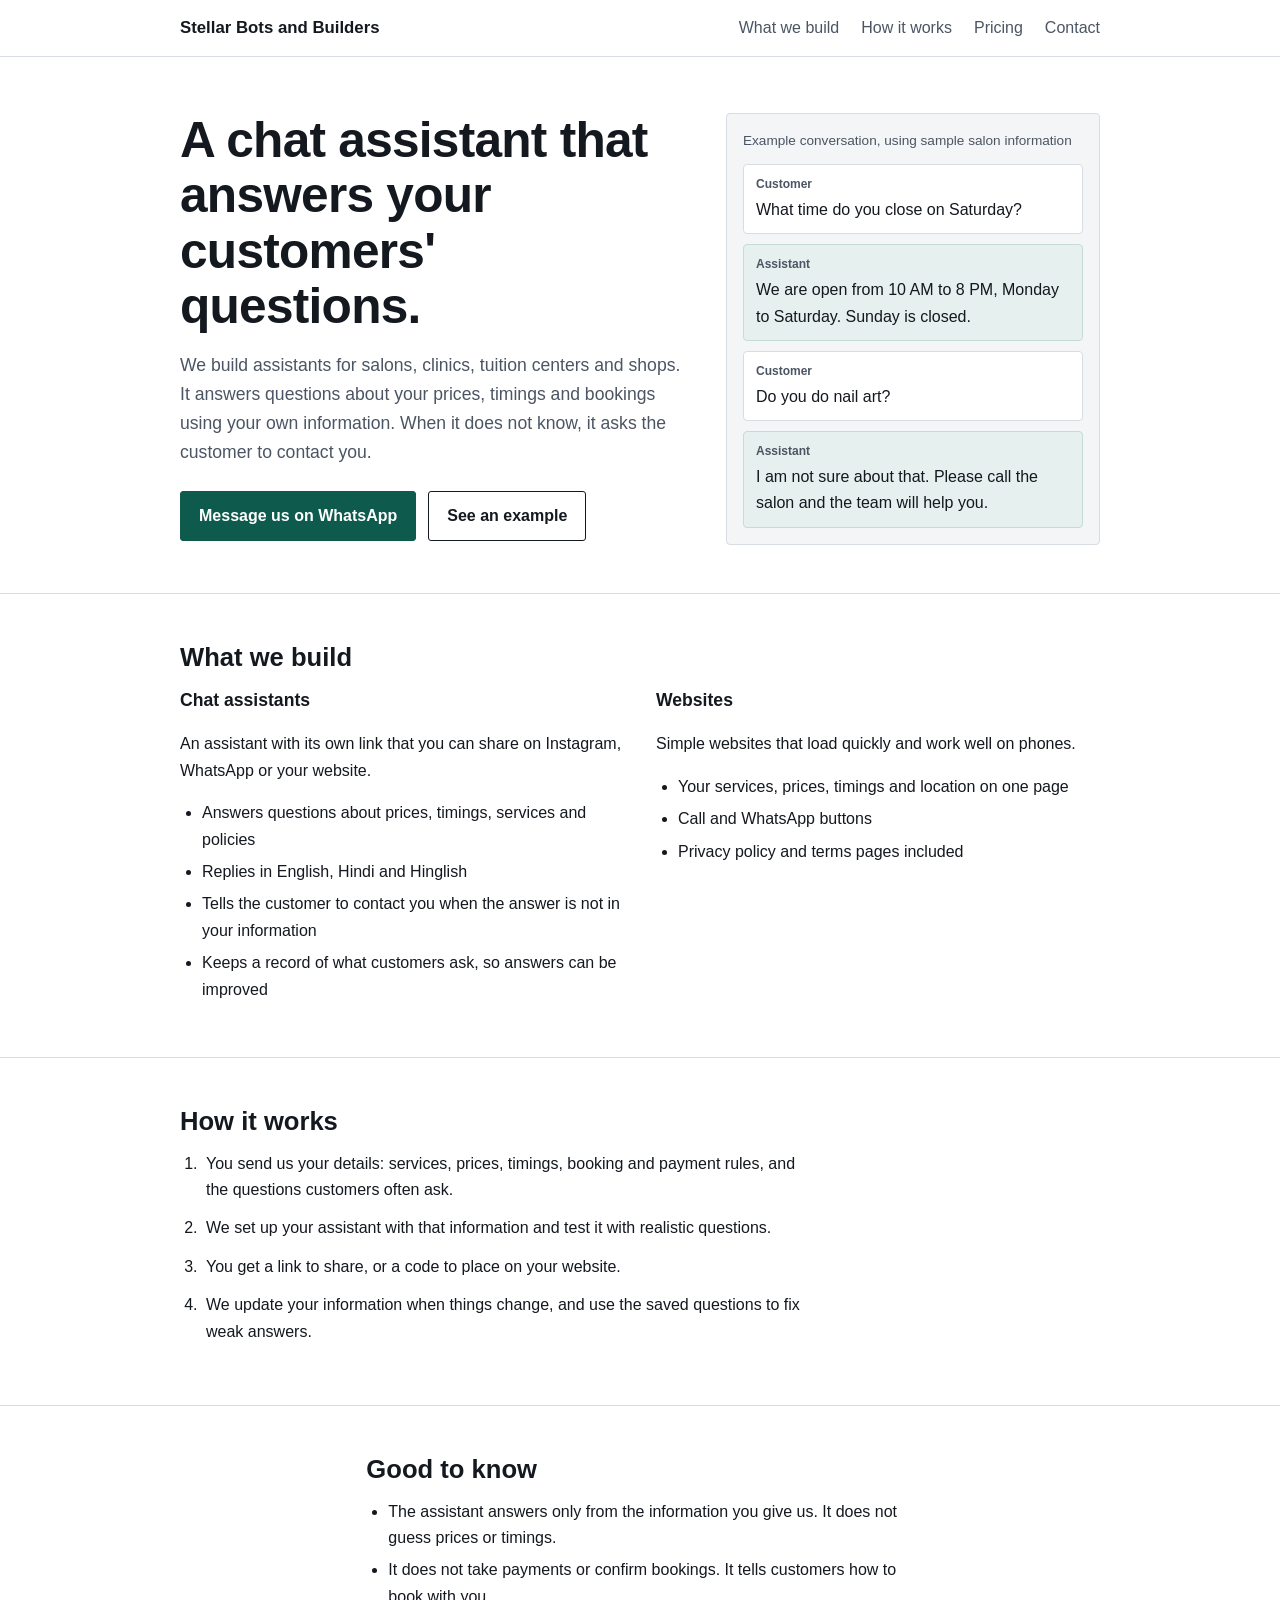
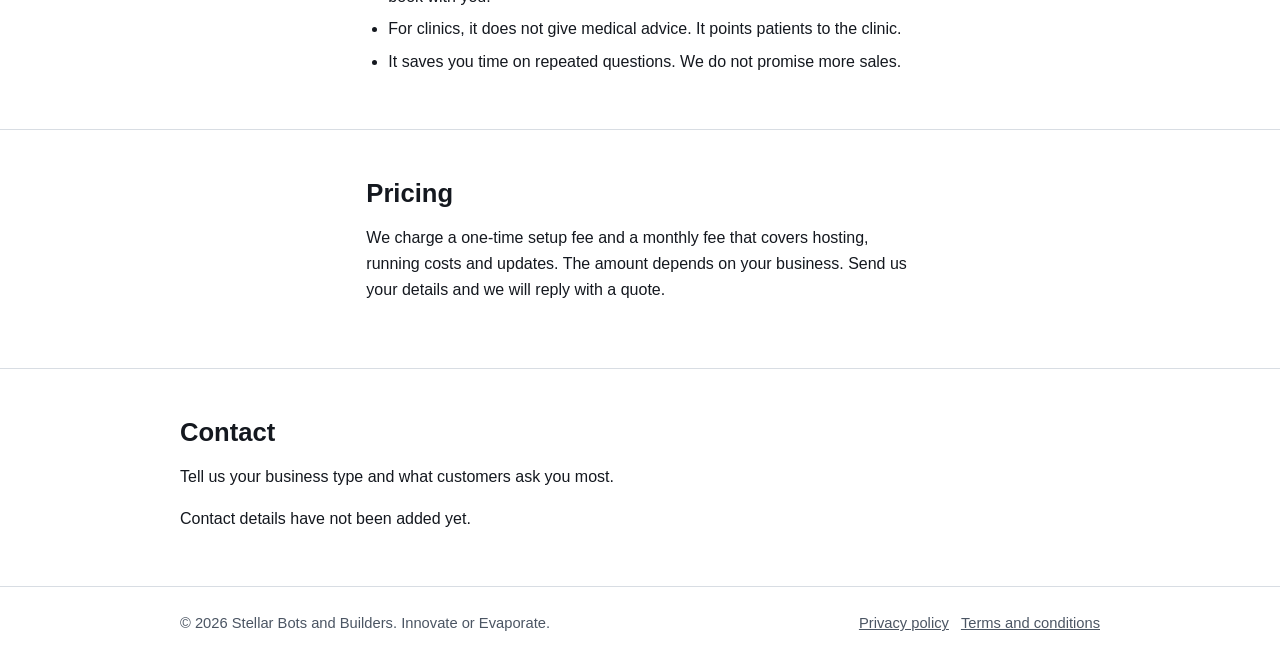
<file: index.html>
<!DOCTYPE html>
<html lang="en">
<head>
<meta charset="utf-8">
<meta name="viewport" content="width=device-width, initial-scale=1">
<title>Stellar Bots and Builders | Chat assistants for local businesses</title>
<meta name="description" content="Stellar Bots and Builders builds chat assistants and websites for local businesses. The assistant answers customers' questions about prices, timings and bookings from your own information.">
<link rel="icon" type="image/svg+xml" href="favicon.svg">
<link rel="stylesheet" href="style.css">
</head>
<body>
<a class="skip" href="#main">Skip to content</a>
<header class="top"><div class="wrap bar">
  <a class="brand" href="index.html">Stellar Bots and Builders</a>
  <nav aria-label="Main">
    <a href="#what">What we build</a>
    <a href="#how">How it works</a>
    <a href="#pricing">Pricing</a>
    <a href="#contact">Contact</a>
  </nav>
</div></header>

<main id="main">
<section class="hero"><div class="wrap hero-grid">
  <div>
    <h1>A chat assistant that answers your customers' questions.</h1>
    <p class="lead">We build assistants for salons, clinics, tuition centers and shops. It answers questions about your prices, timings and bookings using your own information. When it does not know, it asks the customer to contact you.</p>
    <div class="actions">
      <a class="btn primary js-wa" href="#contact">Message us on WhatsApp</a>
      <a class="btn" href="#example">See an example</a>
    </div>
  </div>
  <figure class="chat" id="example">
    <figcaption>Example conversation, using sample salon information</figcaption>
    <p><span>Customer</span>What time do you close on Saturday?</p>
    <p class="bot"><span>Assistant</span>We are open from 10 AM to 8 PM, Monday to Saturday. Sunday is closed.</p>
    <p><span>Customer</span>Do you do nail art?</p>
    <p class="bot"><span>Assistant</span>I am not sure about that. Please call the salon and the team will help you.</p>
  </figure>
</div></section>

<section class="block" id="what"><div class="wrap">
  <h2>What we build</h2>
  <div class="two">
    <div>
      <h3>Chat assistants</h3>
      <p>An assistant with its own link that you can share on Instagram, WhatsApp or your website.</p>
      <ul>
        <li>Answers questions about prices, timings, services and policies</li>
        <li>Replies in English, Hindi and Hinglish</li>
        <li>Tells the customer to contact you when the answer is not in your information</li>
        <li>Keeps a record of what customers ask, so answers can be improved</li>
      </ul>
    </div>
    <div>
      <h3>Websites</h3>
      <p>Simple websites that load quickly and work well on phones.</p>
      <ul>
        <li>Your services, prices, timings and location on one page</li>
        <li>Call and WhatsApp buttons</li>
        <li>Privacy policy and terms pages included</li>
      </ul>
    </div>
  </div>
</div></section>

<section class="block" id="how"><div class="wrap">
  <h2>How it works</h2>
  <ol class="steps">
    <li>You send us your details: services, prices, timings, booking and payment rules, and the questions customers often ask.</li>
    <li>We set up your assistant with that information and test it with realistic questions.</li>
    <li>You get a link to share, or a code to place on your website.</li>
    <li>We update your information when things change, and use the saved questions to fix weak answers.</li>
  </ol>
</div></section>

<section class="block" id="good"><div class="wrap narrow">
  <h2>Good to know</h2>
  <ul>
    <li>The assistant answers only from the information you give us. It does not guess prices or timings.</li>
    <li>It does not take payments or confirm bookings. It tells customers how to book with you.</li>
    <li>For clinics, it does not give medical advice. It points patients to the clinic.</li>
    <li>It saves you time on repeated questions. We do not promise more sales.</li>
  </ul>
</div></section>

<section class="block" id="pricing"><div class="wrap narrow">
  <h2>Pricing</h2>
  <p>We charge a one-time setup fee and a monthly fee that covers hosting, running costs and updates. The amount depends on your business. Send us your details and we will reply with a quote.</p>
</div></section>

<section class="block" id="contact"><div class="wrap">
  <h2>Contact</h2>
  <p>Tell us your business type and what customers ask you most.</p>
  <ul class="contact-list" id="contact-list"></ul>
</div></section>
</main>

<footer><div class="wrap">
  <span>&copy; <span data-year></span> Stellar Bots and Builders. Innovate or Evaporate. <span data-area></span></span>
  <span><a href="privacy.html">Privacy policy</a> &nbsp; <a href="terms.html">Terms and conditions</a></span>
</div></footer>
<script src="script.js"></script>
</body>
</html>
</file>
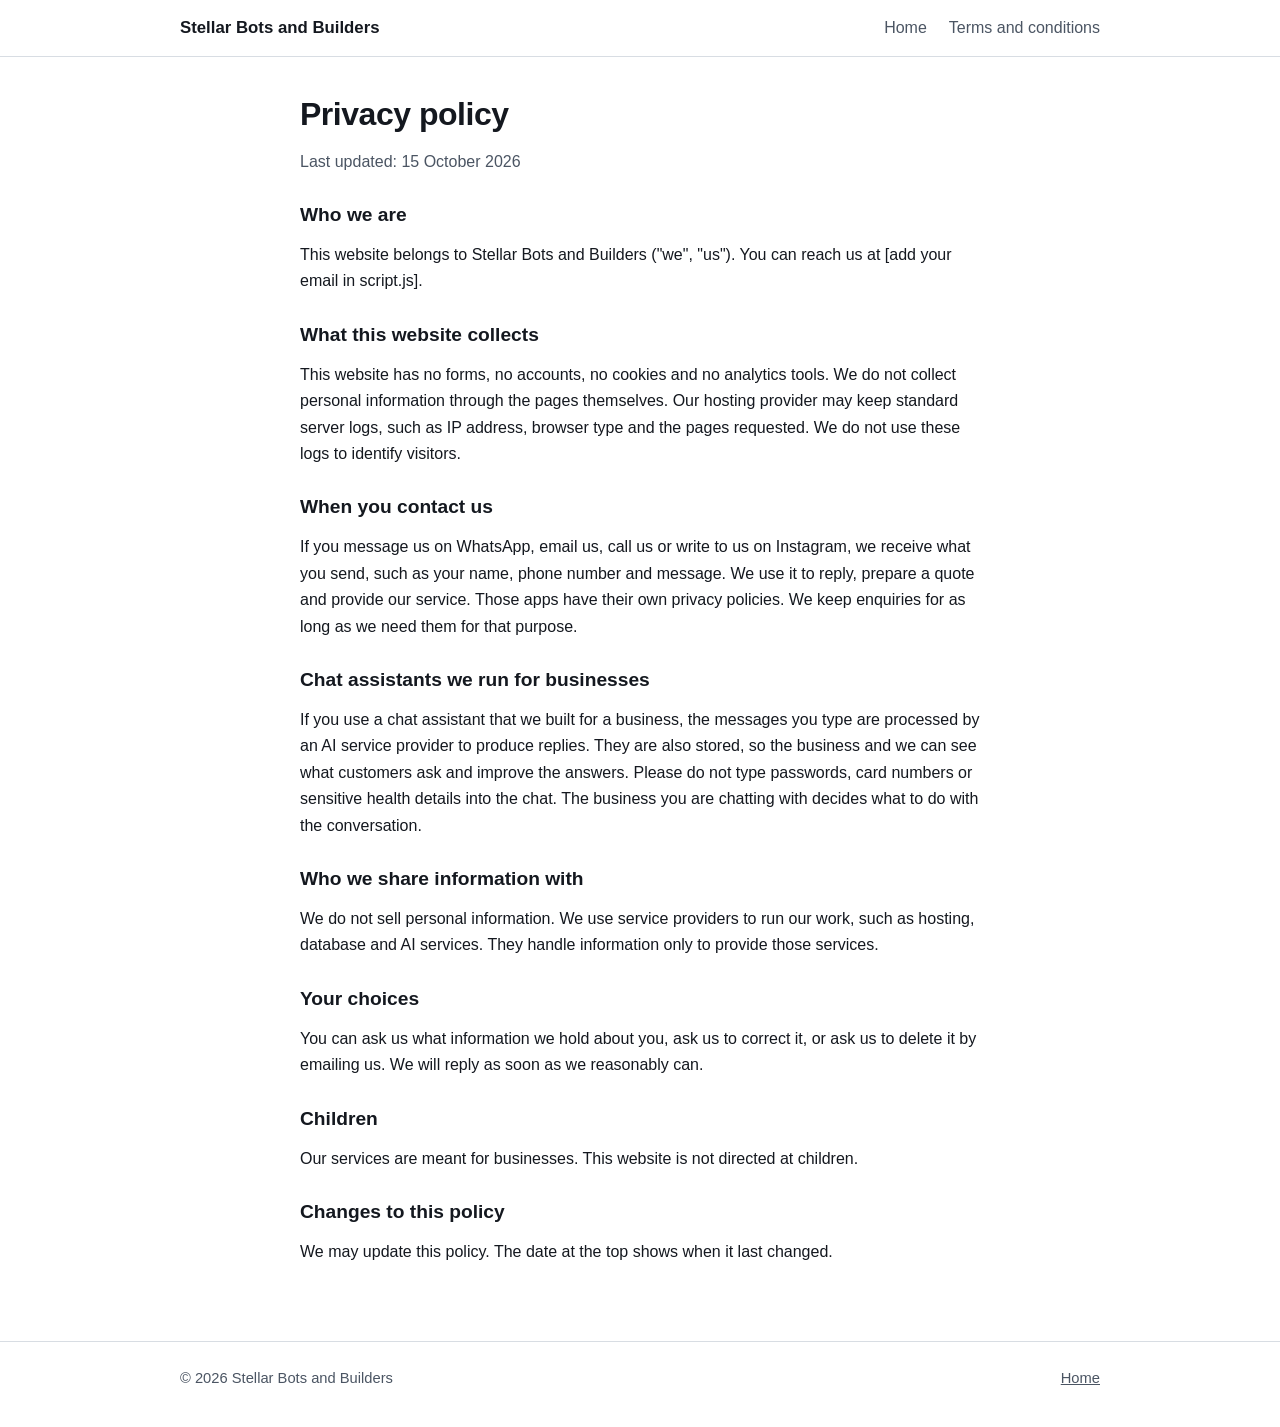
<file: privacy.html>
<!DOCTYPE html>
<html lang="en">
<head>
<meta charset="utf-8">
<meta name="viewport" content="width=device-width, initial-scale=1">
<title>Privacy policy | Stellar Bots and Builders</title>
<link rel="icon" type="image/svg+xml" href="favicon.svg">
<link rel="stylesheet" href="style.css">
</head>
<body>
<header class="top"><div class="wrap bar">
  <a class="brand" href="index.html">Stellar Bots and Builders</a>
  <nav aria-label="Main"><a href="index.html">Home</a><a href="terms.html">Terms and conditions</a></nav>
</div></header>
<main class="doc wrap">
<h1>Privacy policy</h1>
<p class="date">Last updated: 15 October 2026</p>

<h2>Who we are</h2>
<p>This website belongs to Stellar Bots and Builders ("we", "us"). You can reach us at <span data-fill="email"></span>.</p>

<h2>What this website collects</h2>
<p>This website has no forms, no accounts, no cookies and no analytics tools. We do not collect personal information through the pages themselves. Our hosting provider may keep standard server logs, such as IP address, browser type and the pages requested. We do not use these logs to identify visitors.</p>

<h2>When you contact us</h2>
<p>If you message us on WhatsApp, email us, call us or write to us on Instagram, we receive what you send, such as your name, phone number and message. We use it to reply, prepare a quote and provide our service. Those apps have their own privacy policies. We keep enquiries for as long as we need them for that purpose.</p>

<h2>Chat assistants we run for businesses</h2>
<p>If you use a chat assistant that we built for a business, the messages you type are processed by an AI service provider to produce replies. They are also stored, so the business and we can see what customers ask and improve the answers. Please do not type passwords, card numbers or sensitive health details into the chat. The business you are chatting with decides what to do with the conversation.</p>

<h2>Who we share information with</h2>
<p>We do not sell personal information. We use service providers to run our work, such as hosting, database and AI services. They handle information only to provide those services.</p>

<h2>Your choices</h2>
<p>You can ask us what information we hold about you, ask us to correct it, or ask us to delete it by emailing us. We will reply as soon as we reasonably can.</p>

<h2>Children</h2>
<p>Our services are meant for businesses. This website is not directed at children.</p>

<h2>Changes to this policy</h2>
<p>We may update this policy. The date at the top shows when it last changed.</p>
</main>
<footer><div class="wrap"><span>&copy; <span data-year></span> Stellar Bots and Builders</span><span><a href="index.html">Home</a></span></div></footer>
<script src="script.js"></script>
</body>
</html>
</file>
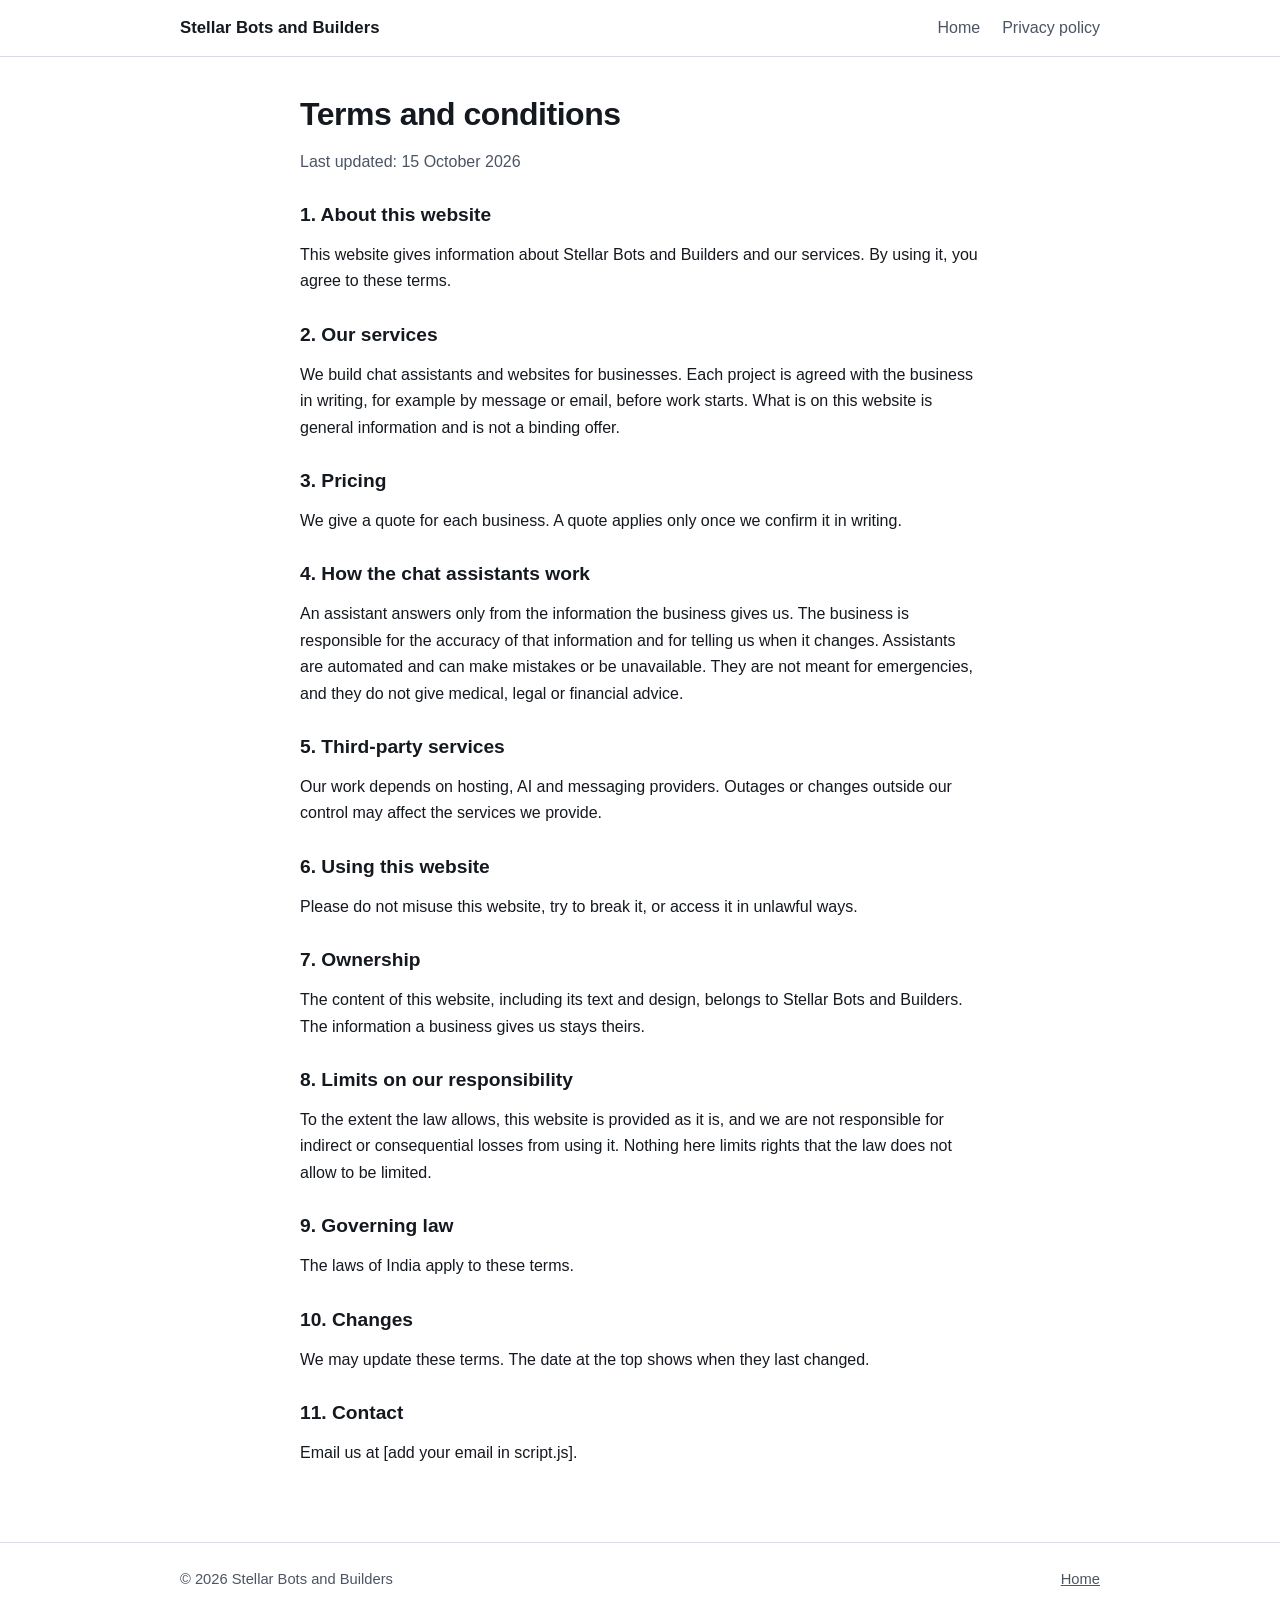
<file: terms.html>
<!DOCTYPE html>
<html lang="en">
<head>
<meta charset="utf-8">
<meta name="viewport" content="width=device-width, initial-scale=1">
<title>Terms and conditions | Stellar Bots and Builders</title>
<link rel="icon" type="image/svg+xml" href="favicon.svg">
<link rel="stylesheet" href="style.css">
</head>
<body>
<header class="top"><div class="wrap bar">
  <a class="brand" href="index.html">Stellar Bots and Builders</a>
  <nav aria-label="Main"><a href="index.html">Home</a><a href="privacy.html">Privacy policy</a></nav>
</div></header>
<main class="doc wrap">
<h1>Terms and conditions</h1>
<p class="date">Last updated: 15 October 2026</p>

<h2>1. About this website</h2>
<p>This website gives information about Stellar Bots and Builders and our services. By using it, you agree to these terms.</p>

<h2>2. Our services</h2>
<p>We build chat assistants and websites for businesses. Each project is agreed with the business in writing, for example by message or email, before work starts. What is on this website is general information and is not a binding offer.</p>

<h2>3. Pricing</h2>
<p>We give a quote for each business. A quote applies only once we confirm it in writing.</p>

<h2>4. How the chat assistants work</h2>
<p>An assistant answers only from the information the business gives us. The business is responsible for the accuracy of that information and for telling us when it changes. Assistants are automated and can make mistakes or be unavailable. They are not meant for emergencies, and they do not give medical, legal or financial advice.</p>

<h2>5. Third-party services</h2>
<p>Our work depends on hosting, AI and messaging providers. Outages or changes outside our control may affect the services we provide.</p>

<h2>6. Using this website</h2>
<p>Please do not misuse this website, try to break it, or access it in unlawful ways.</p>

<h2>7. Ownership</h2>
<p>The content of this website, including its text and design, belongs to Stellar Bots and Builders. The information a business gives us stays theirs.</p>

<h2>8. Limits on our responsibility</h2>
<p>To the extent the law allows, this website is provided as it is, and we are not responsible for indirect or consequential losses from using it. Nothing here limits rights that the law does not allow to be limited.</p>

<h2>9. Governing law</h2>
<p>The laws of India apply to these terms.</p>

<h2>10. Changes</h2>
<p>We may update these terms. The date at the top shows when they last changed.</p>

<h2>11. Contact</h2>
<p>Email us at <span data-fill="email"></span>.</p>
</main>
<footer><div class="wrap"><span>&copy; <span data-year></span> Stellar Bots and Builders</span><span><a href="index.html">Home</a></span></div></footer>
<script src="script.js"></script>
</body>
</html>
</file>
<file: style.css>
:root{--ink:#14181f;--mute:#4b5563;--line:#d8dde3;--soft:#f3f5f7;--accent:#0e5a4d}
*{box-sizing:border-box}
body{margin:0;background:#fff;color:var(--ink);font:16px/1.65 "Segoe UI",Roboto,Helvetica,Arial,sans-serif}
a{color:var(--accent)}
a:focus-visible{outline:3px solid var(--accent);outline-offset:2px}
.wrap{max-width:960px;margin:0 auto;padding:0 20px}
.skip{position:absolute;left:-999px}
.skip:focus{left:12px;top:12px;background:#fff;padding:8px 12px;z-index:10}
.top{border-bottom:1px solid var(--line)}
.bar{display:flex;flex-wrap:wrap;gap:10px 28px;align-items:center;justify-content:space-between;padding-top:14px;padding-bottom:14px}
.brand{font-weight:700;font-size:1.05rem;color:var(--ink);text-decoration:none}
nav{display:flex;flex-wrap:wrap;gap:6px 22px}
nav a{color:var(--mute);text-decoration:none}
nav a:hover{color:var(--ink);text-decoration:underline}
h1{font-size:clamp(2rem,5.5vw,3.1rem);line-height:1.12;letter-spacing:-.015em;margin:0 0 16px}
h2{font-size:1.6rem;line-height:1.2;margin:0 0 14px}
h3{font-size:1.1rem;margin:0 0 6px}
.hero{padding:56px 0 48px}
.hero-grid{display:grid;grid-template-columns:1.15fr .85fr;gap:40px;align-items:start}
.lead{font-size:1.1rem;color:var(--mute);margin:0 0 24px;max-width:52ch}
.actions{display:flex;flex-wrap:wrap;gap:12px}
.btn{display:inline-block;padding:11px 18px;border:1px solid var(--ink);border-radius:3px;color:var(--ink);text-decoration:none;font-weight:600;background:#fff}
.btn:hover{background:var(--soft)}
.btn.primary{background:var(--accent);border-color:var(--accent);color:#fff}
.btn.primary:hover{background:#0a463c}
.chat{margin:0;border:1px solid var(--line);background:var(--soft);padding:16px;border-radius:4px}
.chat figcaption{font-size:.85rem;color:var(--mute);margin-bottom:12px}
.chat p{margin:0 0 10px;padding:10px 12px;border-radius:4px;background:#fff;border:1px solid var(--line)}
.chat p:last-child{margin-bottom:0}
.chat .bot{background:#e6f0ee;border-color:#c5dcd6}
.chat span{display:block;font-size:.75rem;font-weight:700;color:var(--mute);margin-bottom:2px}
.block{padding:48px 0;border-top:1px solid var(--line)}
.two{display:grid;grid-template-columns:1fr 1fr;gap:32px}
ul,ol{padding-left:22px;margin:8px 0 0}
li{margin-bottom:6px}
.steps{max-width:70ch}
.steps li{margin-bottom:12px;padding-left:4px}
.narrow{max-width:66ch}
.contact-list{list-style:none;margin:0;padding:0;display:flex;flex-wrap:wrap;gap:12px}
footer{border-top:1px solid var(--line);padding:24px 0 36px;color:var(--mute);font-size:.92rem}
footer .wrap{display:flex;flex-wrap:wrap;gap:8px 24px;justify-content:space-between}
footer a{color:var(--mute)}
.doc{max-width:720px;padding:40px 20px 60px}
.doc h1{font-size:2rem}
.doc h2{font-size:1.2rem;margin-top:28px}
.doc .date{color:var(--mute)}
@media (max-width:760px){.hero-grid,.two{grid-template-columns:1fr}.hero{padding-top:36px}}
</file>
